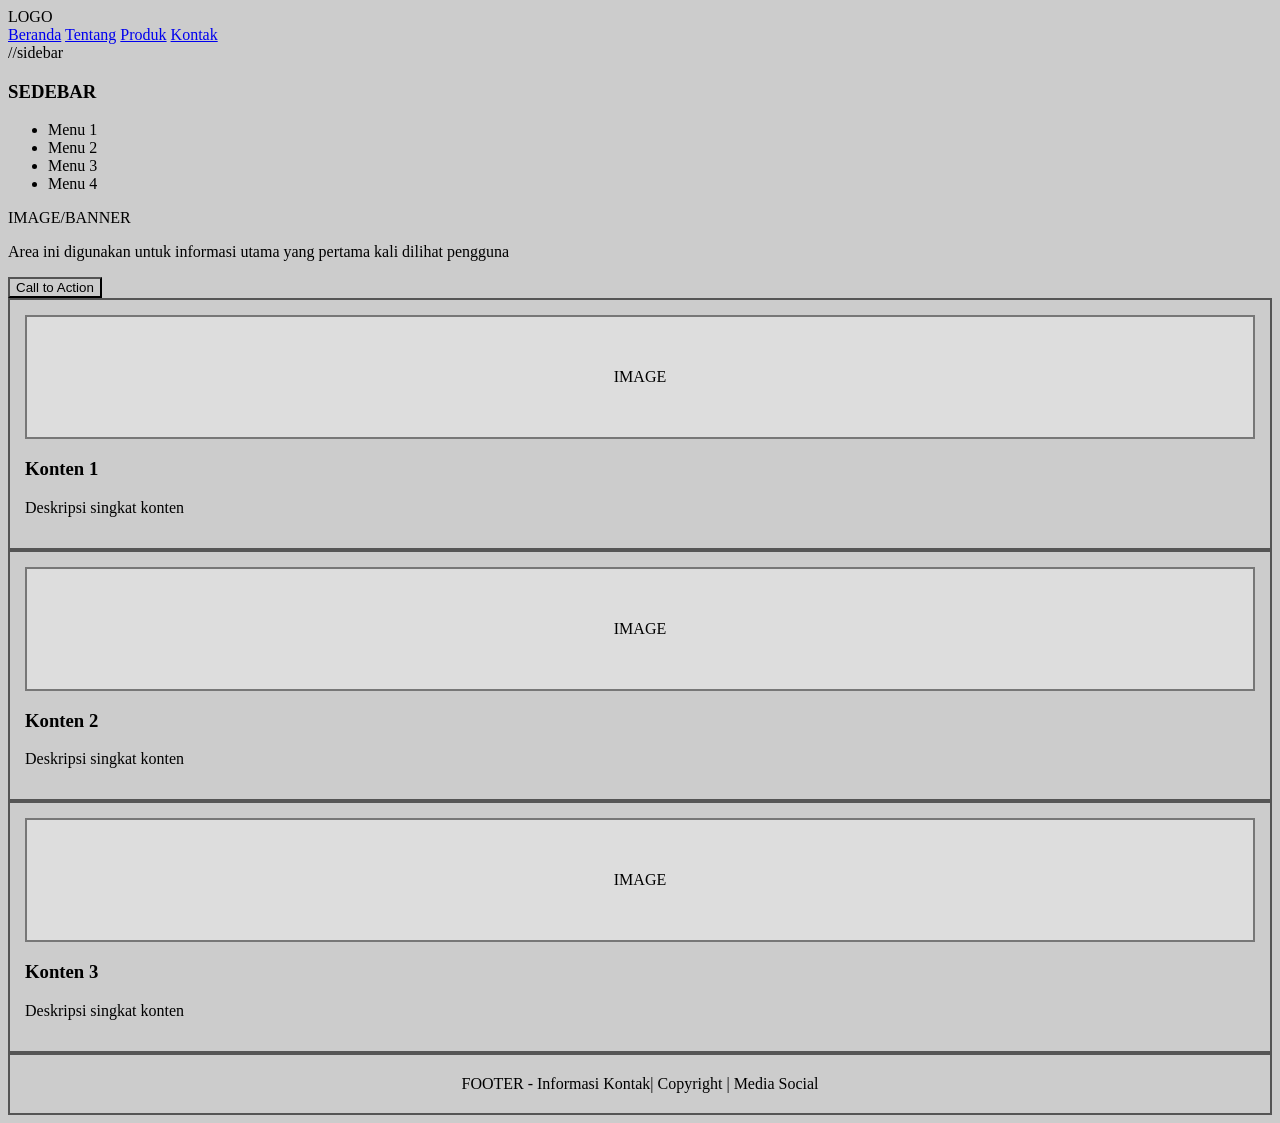
<file: Pertemuan5/contoh1/index.html>
<!DOCTYPE html>
<html lang="en">

<head>
    <meta charset="UTF-8">
    <meta name="viewport" content="width=device-width, initial-scale=1.0">
    <title>Low Fidelity Wireframe</title>
    <link rel="stylesheet" href="css/style.css">
</head>

<body>

    <header class="header">
        <div class="header">
            <div class="logo">
                LOGO
            </div>
        </div>
    </header>

    <nav class="navbar">
        <a href="#">Beranda</a>
        <a href="#">Tentang</a>
        <a href="#">Produk</a>
        <a href="#">Kontak</a>
    </nav>

    <main class="layout">
        //sidebar
        <aside class="sidebar">
            <h3>SEDEBAR</h3>
            <ul>
                <li>Menu 1</li>
                <li>Menu 2</li>
                <li>Menu 3</li>
                <li>Menu 4</li>
            </ul>
        </aside>

        <section class="content">
            <div class="hero">
                <div class="image-placeholder">
                    IMAGE/BANNER
                </div>
                <p>
                    Area ini digunakan untuk informasi utama yang pertama kali dilihat pengguna
                </p>
                <button>
                    Call to Action
                </button>

                <div class="card-constrainer">
                    <div class="card">
                        <div class="gambar-card">
                            IMAGE
                        </div>
                        <h3>Konten 1</h3>
                        <p>Deskripsi singkat konten</p>
                    </div>
                    <div class="card">
                        <div class="gambar-card">
                            IMAGE
                        </div>
                        <H3>Konten 2</H3>
                        <p>Deskripsi singkat konten</p>
                    </div>
                    <div class="card">
                        <div class="gambar-card">
                            IMAGE
                        </div>
                        <H3>Konten 3</H3>
                        <p>Deskripsi singkat konten</p>
                    </div>
                </div>
            </div>
        </section>
    </main>

    <footer class="footer">
        FOOTER - Informasi Kontak| Copyright | Media Social
    </footer>
</body>

</html>
</file>
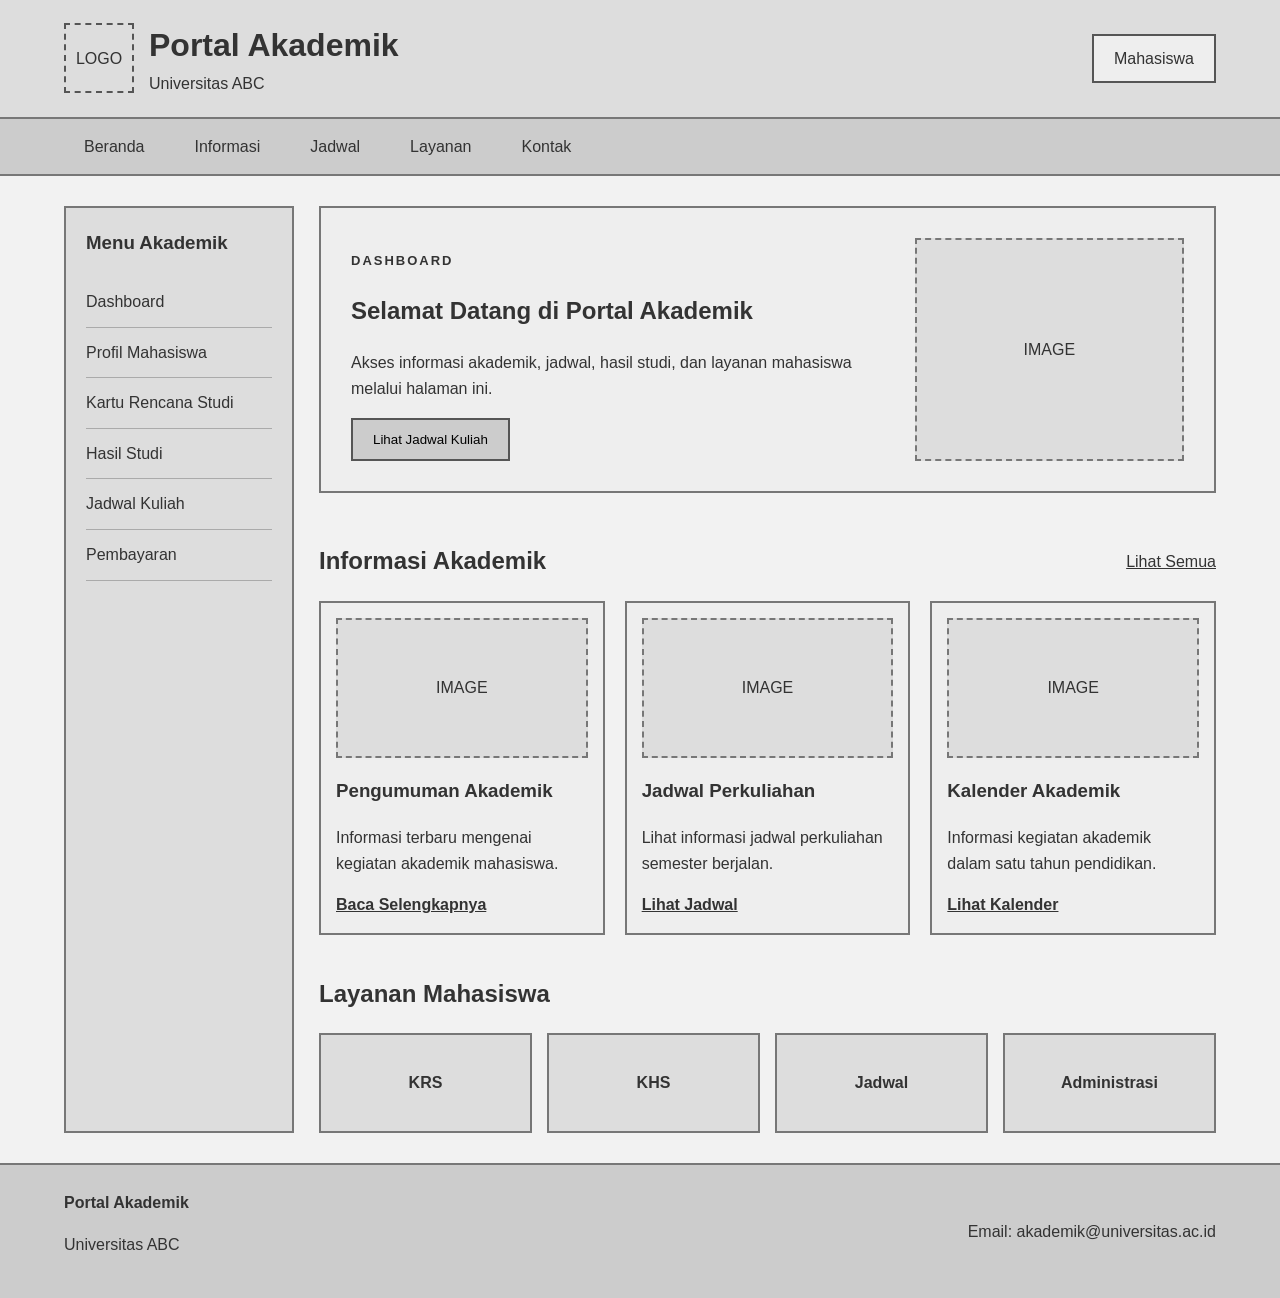
<file: Pertemuan5/contoh2/index.html>
<!DOCTYPE html>
<html lang="id">

<head>
    <meta charset="UTF-8">
    <meta name="viewport" content="width=device-width, initial-scale=1.0">
    <title>Wireframe Portal Akademik</title>
    <link rel="stylesheet" href="css/style.css">
</head>

<body>
    <!-- Header -->
    <header>
        <div class="container header-wrapper">
            <div class="brand">
                <div class="logo-placeholder">
                    LOGO
                </div>
                <div>
                    <h1>Portal Akademik</h1>
                    <p>Universitas ABC</p>
                </div>
            </div>
            <div class="profile">
                Mahasiswa
            </div>
        </div>
    </header>

    <!-- Navigation -->
    <nav>
        <div class="container nav-wrapper">
            <a href="#beranda">Beranda</a>
            <a href="#informasi">Informasi</a>
            <a href="#jadwal">Jadwal</a>
            <a href="#layanan">Layanan</a>
            <a href="#kontak">Kontak</a>
        </div>
    </nav>

    <!-- Main -->
    <main class="container main-layout">
        <!-- Sidebar -->
        <aside class="sidebar">
            <h3>Menu Akademik</h3>
            <a href="#">Dashboard</a>
            <a href="#">Profil Mahasiswa</a>
            <a href="#">Kartu Rencana Studi</a>
            <a href="#">Hasil Studi</a>
            <a href="#">Jadwal Kuliah</a>
            <a href="#">Pembayaran</a>
        </aside>

        <!-- Main Content -->
        <section class="content">
            <!-- Hero -->
            <section id="beranda" class="hero">
                <div class="hero-text">
                    <p class="label">
                        DASHBOARD
                    </p>
                    <h2>
                        Selamat Datang di Portal Akademik
                    </h2>
                    <p>
                        Akses informasi akademik, jadwal,
                        hasil studi, dan layanan mahasiswa
                        melalui halaman ini.
                    </p>
                    <button>
                        Lihat Jadwal Kuliah
                    </button>
                </div>
                <div class="hero-image">
                    IMAGE
                </div>
            </section>

            <!-- Informasi -->
            <section id="informasi">
                <div class="section-title">
                    <h2>Informasi Akademik</h2>
                    <a href="#">
                        Lihat Semua
                    </a>
                </div>
                <div class="card-grid">
                    <article class="card">
                        <div class="card-image">
                            IMAGE
                        </div>
                        <h3>Pengumuman Akademik</h3>
                        <p>
                            Informasi terbaru mengenai
                            kegiatan akademik mahasiswa.
                        </p>
                        <a href="#">
                            Baca Selengkapnya
                        </a>
                    </article>
                    <article class="card">
                        <div class="card-image">
                            IMAGE
                        </div>
                        <h3>Jadwal Perkuliahan</h3>
                        <p>
                            Lihat informasi jadwal
                            perkuliahan semester berjalan.
                        </p>
                        <a href="#">
                            Lihat Jadwal
                        </a>
                    </article>
                    <article class="card">
                        <div class="card-image">
                            IMAGE
                        </div>
                        <h3>Kalender Akademik</h3>
                        <p>
                            Informasi kegiatan akademik
                            dalam satu tahun pendidikan.
                        </p>
                        <a href="#">
                            Lihat Kalender
                        </a>
                    </article>
                </div>
            </section>

            <!-- Layanan -->
            <section id="layanan" class="layanan">
                <h2>Layanan Mahasiswa</h2>
                <div class="layanan-grid">
                    <div class="layanan-item">
                        KRS
                    </div>
                    <div class="layanan-item">
                        KHS
                    </div>
                    <div class="layanan-item">
                        Jadwal
                    </div>
                    <div class="layanan-item">
                        Administrasi
                    </div>
                </div>
            </section>
        </section>
    </main>

    <!-- Footer -->
    <footer id="kontak">
        <div class="container footer-wrapper">
            <div>
                <strong>Portal Akademik</strong>
                <p>
                    Universitas ABC
                </p>
            </div>
            <div>
                Email: akademik@universitas.ac.id
            </div>
        </div>
    </footer>
</body>

</html>
</file>
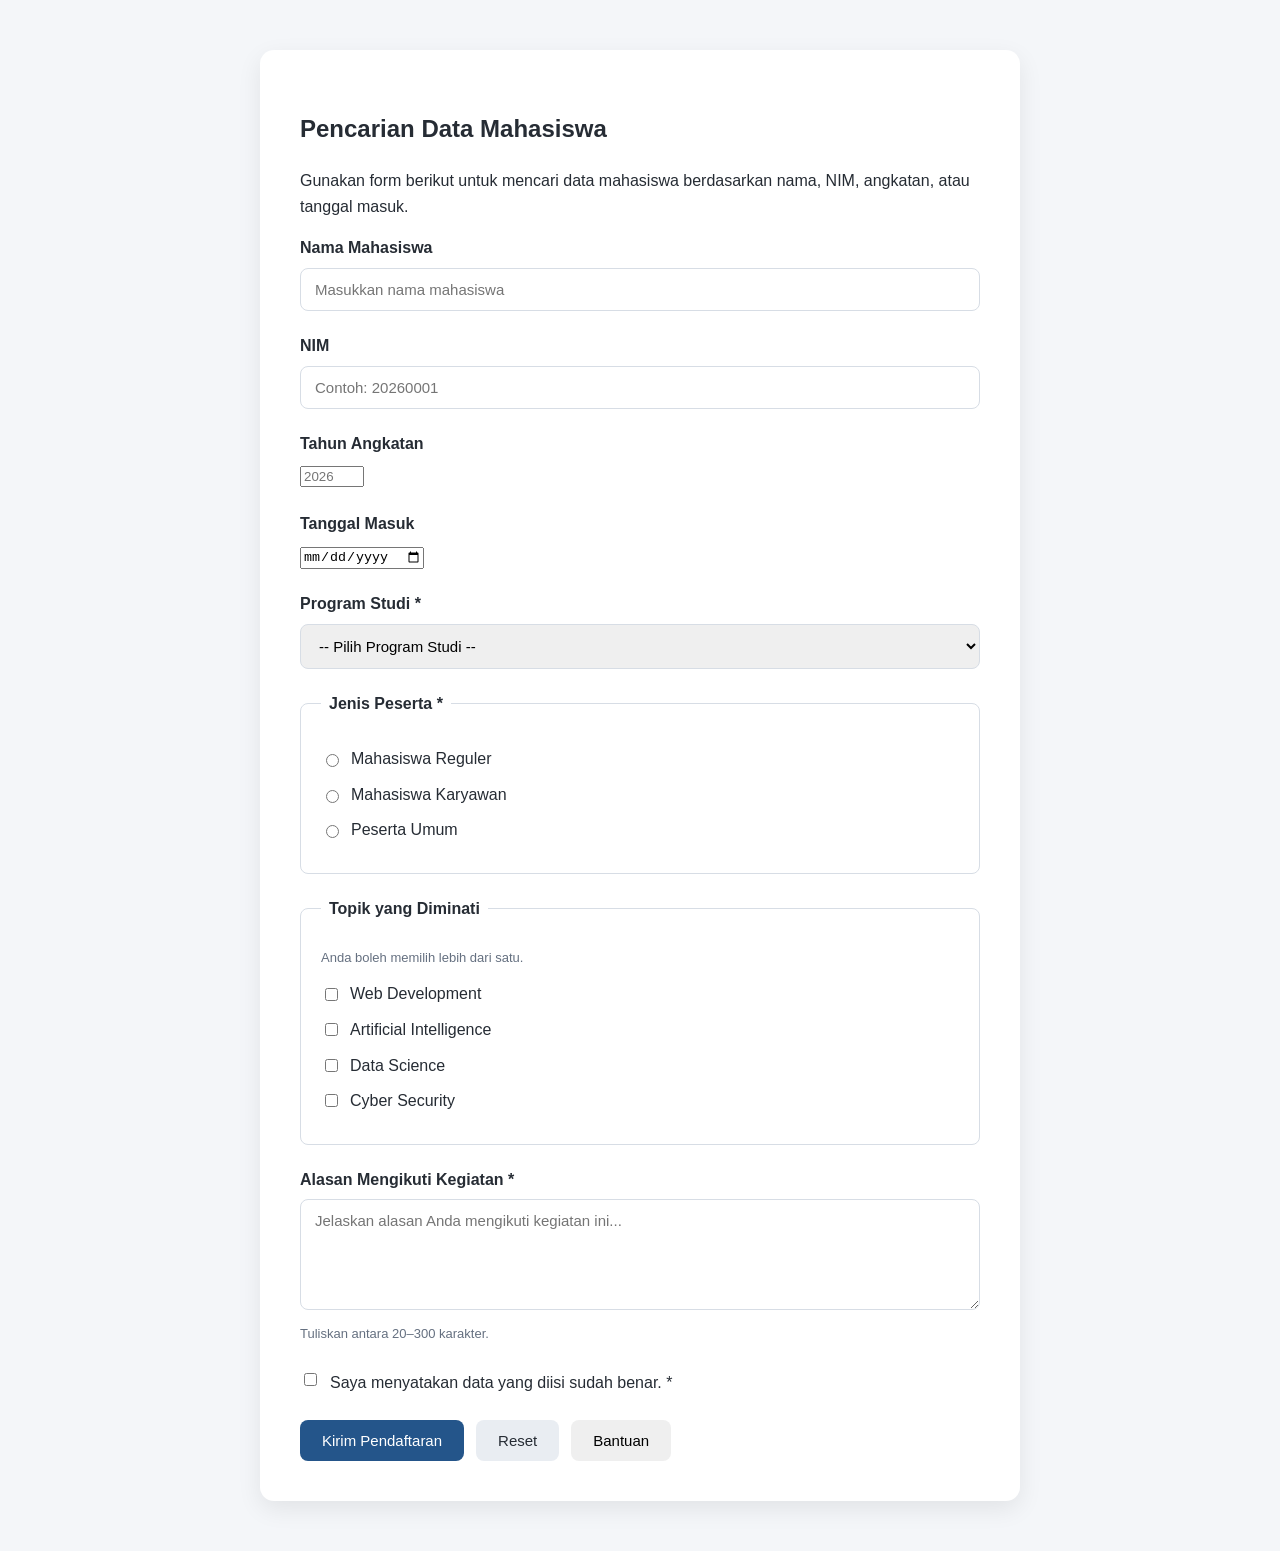
<file: Pertemuan8/contoh1/index.html>
<!DOCTYPE html>
<html lang="id">

<head>
    <meta charset="UTF-8">
    <meta name="viewport" content="width=device-width, initial-scale=1.0">
    <title>Form Pencarian Mahasiswa</title>
    <link rel="stylesheet" href="css/style.css">
</head>

<body>
    <main class="container">
        <section class="form-card">
            <h1>Pencarian Data Mahasiswa</h1>                                                              
            <p class="description">
                Gunakan form berikut untuk mencari data mahasiswa berdasarkan nama, NIM, angkatan, atau tanggal masuk.
            </p>
            <!-- Method GET digunakan karena form ini digunakan untuk pencarian data. -->
            <form action="hasil-pencarian.html" method="get">

                <!-- Input Text: Nama -->
                <div class="form-group">
                    <label for="nama">Nama Mahasiswa</label>
                    <input type="text" id="nama" name="nama" placeholder="Masukkan nama mahasiswa">
                </div>

                <!-- Input Text: NIM -->
                <div class="form-group">
                    <label for="nim">NIM</label>
                    <input type="text" id="nim" name="nim" placeholder="Contoh: 20260001">
                </div>

                <!-- Input Number: Angkatan -->
                <div class="form-group">
                    <label for="angkatan">Tahun Angkatan</label>
                    <input type="number" id="angkatan" name="angkatan" min="2020" max="2030" placeholder="2026">
                </div>

                <!-- Input Date: Tanggal Masuk (Diperbaiki posisinya) -->
                <div class="form-group">
                    <label for="tanggal">Tanggal Masuk</label>
                    <input type="date" id="tanggal" name="tanggal">
                </div>

                <!-- Program Studi (Dropdown/Select) -->
                <div class="form-group">
                    <label for="program-studi">Program Studi *</label>
                    <select id="program-studi" name="program_studi" required>
                        <option value="">-- Pilih Program Studi --</option>
                        <option value="informatika">Teknik Informatika</option>
                        <option value="mesin">Teknik Mesin</option>
                        <option value="elektro">Teknik Elektro</option>
                        <option value="sipil">Teknik Sipil</option>
                    </select>
                </div>

                <!-- Radio Button: Jenis Peserta -->
                <fieldset>
                    <legend>Jenis Peserta *</legend>
                    <div class="option">
                        <input type="radio" id="reguler" name="jenis_peserta" value="reguler" required>
                        <label for="reguler">Mahasiswa Reguler</label>
                    </div>
                    <div class="option">
                        <input type="radio" id="karyawan" name="jenis_peserta" value="karyawan">
                        <label for="karyawan">Mahasiswa Karyawan</label>
                    </div>
                    <div class="option">
                        <input type="radio" id="umum" name="jenis_peserta" value="umum">
                        <label for="umum">Peserta Umum</label>
                    </div>
                </fieldset>

                <!-- Checkbox: Topik Minat -->
                <fieldset>
                    <legend>Topik yang Diminati</legend>
                    <p class="instruction">Anda boleh memilih lebih dari satu.</p>
                    <div class="option">
                        <input type="checkbox" id="web" name="minat[]" value="web">
                        <label for="web">Web Development</label>
                    </div>
                    <div class="option">
                        <input type="checkbox" id="ai" name="minat[]" value="ai">
                        <label for="ai">Artificial Intelligence</label>
                    </div>
                    <div class="option">
                        <input type="checkbox" id="data" name="minat[]" value="data">
                        <label for="data">Data Science</label>
                    </div>
                    <div class="option">
                        <input type="checkbox" id="cyber" name="minat[]" value="cyber">
                        <label for="cyber">Cyber Security</label>
                    </div>
                </fieldset>

                <!-- Textarea: Alasan -->
                <div class="form-group">
                    <label for="alasan">Alasan Mengikuti Kegiatan *</label>
                    <textarea id="alasan" name="alasan" rows="5" minlength="20" maxlength="300"
                        placeholder="Jelaskan alasan Anda mengikuti kegiatan ini..." required></textarea>
                    <small>Tuliskan antara 20–300 karakter.</small>
                </div>

                <!-- Checkbox: Persetujuan -->
                <div class="agreement">
                    <input type="checkbox" id="persetujuan" name="persetujuan" value="setuju" required>
                    <label for="persetujuan">Saya menyatakan data yang diisi sudah benar. *</label>
                </div>

                <!-- Tombol Aksi (Button Group) -->
                <div class="button-group">
                    <button type="submit" class="btn btn-primary">Kirim Pendaftaran</button>
                    <button type="reset" class="btn btn-secondary">Reset</button>
                    <button type="button" class="btn btn-neutral">Bantuan</button>
                </div>

            </form>
        </section>
    </main>
</body>

</html>
</file>
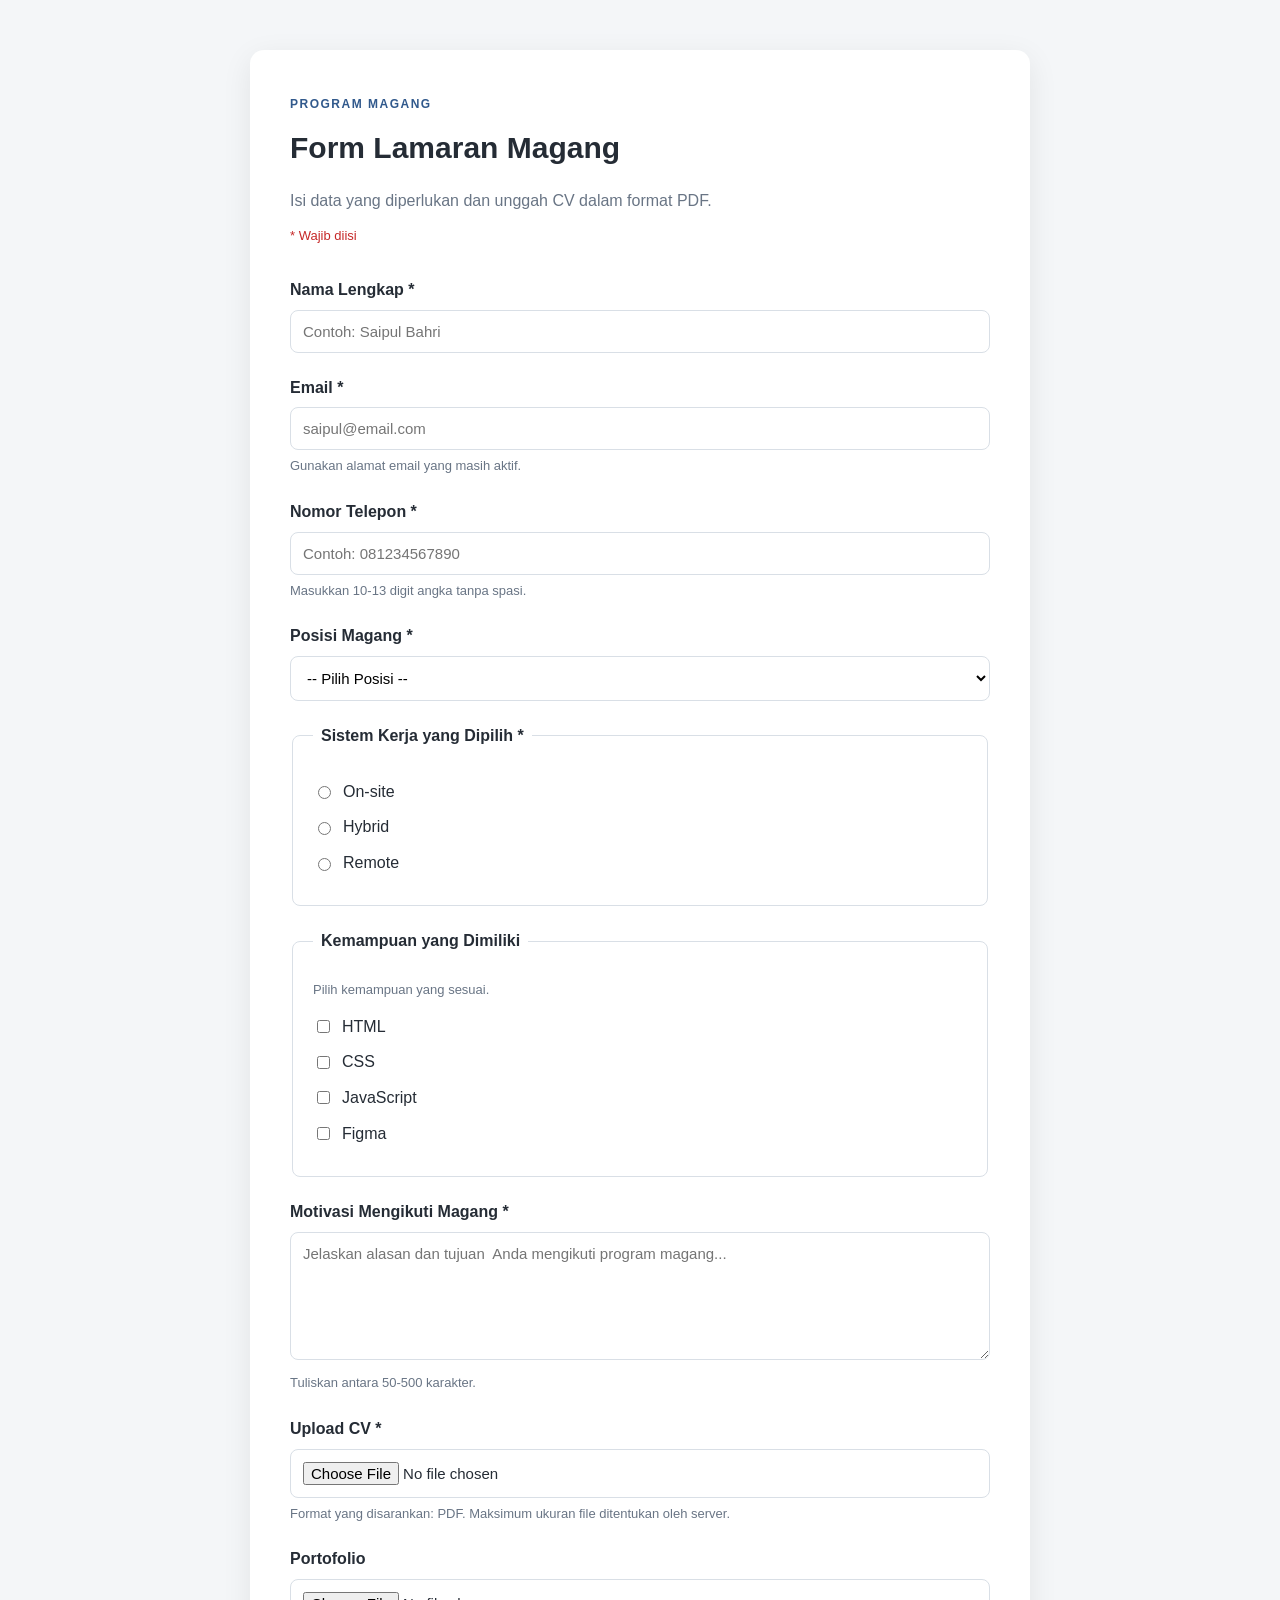
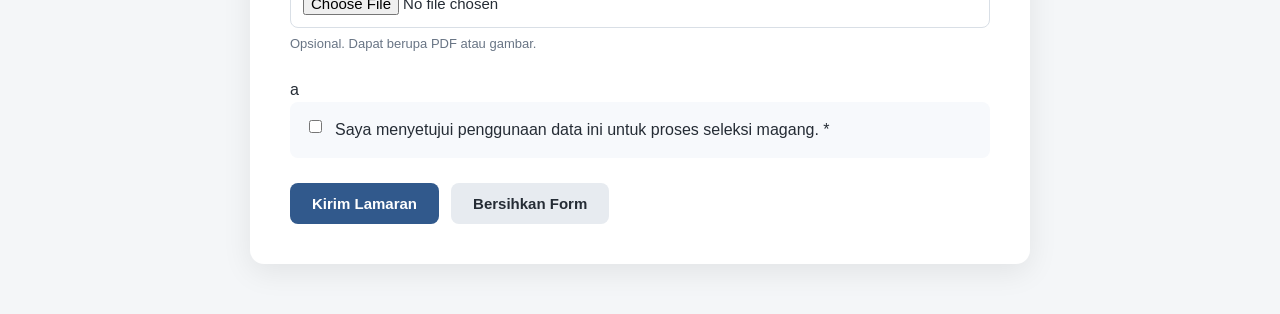
<file: Pertemuan8/contoh2/index.html>
<!DOCTYPE html>
<html lang="id">

<head>
    <meta charset="UTF-8">
    <meta name="viewport" content="width=device-width, initial-
scale=1.0">
    <title>Form Lamaran Magang</title>
    <link rel="stylesheet" href="css/style.css">
</head>

<body>
    <main class="container">
        <section class="form-card">
            <header class="form-header">
                <span class="label-top">
                    PROGRAM MAGANG
                </span>
                <h1>
                    Form Lamaran Magang
                </h1>
                <p>
                    Isi data yang diperlukan dan
                    unggah CV
                    dalam format PDF.
                </p>
                <p class="required-info">
                    * Wajib diisi
                </p>
            </header>
            <!--
enctype multipart/form-data
dibutuhkan untuk pengiriman file.
-->
            <form action="/proses-lamaran" method="post" enctype="multipart/form-data">
                <!-- Nama -->
                <div class="form-group">
                    <label for="nama">
                        Nama Lengkap *
                    </label>
                    <input type="text" id="nama" name="nama" minlength="3" maxlength="60"
                        placeholder="Contoh: Saipul Bahri" required>
                </div>
                <!-- Email -->
                <div class="form-group">
                    <label for="email">
                        Email *
                    </label>
                    <input type="email" id="email" name="email" placeholder="saipul@email.com" required>
                    <small>
                        Gunakan alamat email yang
                        masih aktif.
                    </small>
                </div>
                <!-- Nomor HP -->
                <div class="form-group">
                    <label for="telepon">
                        Nomor Telepon *
                    </label>
                    <input type="text" id="telepon" name="telepon" pattern="[0-9]{10,13}" minlength="10" maxlength="13"
                        placeholder="Contoh: 081234567890" required>
                    <small>
                        Masukkan 10-13 digit angka
                        tanpa spasi.
                    </small>
                </div>
                <!-- Posisi -->
                <div class="form-group">
                    <label for="posisi">
                        Posisi Magang *
                    </label>
                    <select id="posisi" name="posisi" required>
                        <option value="">
                            -- Pilih Posisi --
                        </option>
                        <option value="frontend">
                            Front-End Developer
                        </option>
                        <option value="backend">
                            Back-End Developer
                        </option>
                        <option value="uiux">
                            UI/UX Designer
                        </option>
                        <option value="data">
                            Data Analyst
                        </option>
                    </select>
                </div>
                <!-- Radio -->
                <fieldset>
                    <legend>
                        Sistem Kerja yang Dipilih *
                    </legend>
                    <div class="option">
                        <input type="radio" id="onsite" name="sistem_kerja" value="onsite" required>
                        <label for="onsite">

                            On-site
                        </label>
                    </div>
                    <div class="option">
                        <input type="radio" id="hybrid" name="sistem_kerja" value="hybrid">
                        <label for="hybrid">
                            Hybrid
                        </label>
                    </div>
                    <div class="option">
                        <input type="radio" id="remote" name="sistem_kerja" value="remote">
                        <label for="remote">
                            Remote
                        </label>
                    </div>
                </fieldset>
                <!-- Kemampuan -->
                <fieldset>
                    <legend>
                        Kemampuan yang Dimiliki
                    </legend>
                    <p class="instruction">
                        Pilih kemampuan yang sesuai.
                    </p>
                    <div class="option">
                        <input type="checkbox" id="html" name="keahlian[]" value="html">
                        <label for="html">
                            HTML
                        </label>
                    </div>
                    <div class="option">
                        <input type="checkbox" id="css" name="keahlian[]" value="css">
                        <label for="css">
                            CSS
                        </label>
                    </div>
                    <div class="option">
                        <input type="checkbox" id="javascript" name="keahlian[]" value="javascript">
                        <label for="javascript">
                            JavaScript
                        </label>
                    </div>
                    <div class="option">
                        <input type="checkbox" id="figma" name="keahlian[]" value="figma">
                        <label for="figma">
                            Figma
                        </label>
                    </div>
                </fieldset>
                <!-- Textarea -->
                <div class="form-group">
                    <label for="motivasi">
                        Motivasi Mengikuti Magang *
                    </label>
                    <textarea id="motivasi" name="motivasi" rows="6" minlength="50" maxlength="500"
                        placeholder="Jelaskan alasan dan tujuan  Anda mengikuti program magang..." required></textarea>
                    <small>
                        Tuliskan antara 50-500 karakter.
                    </small>
                </div>
                <!-- Upload CV -->
                <div class="form-group">
                    <label for="cv">
                        Upload CV *
                    </label>
                    <input type="file" id="cv" name="cv" accept=".pdf,application/pdf" required>
                    <small>
                        Format yang disarankan: PDF.
                        Maksimum ukuran file ditentukan oleh
                        server.
                    </small>
                </div>
                <!-- Upload Portofolio -->
                <div class="form-group">
                    <label for="portofolio">
                        Portofolio
                    </label>
                    <input type="file" id="portofolio" name="portofolio" accept=".pdf,.jpg,.jpeg,.png">
                    <small>
                        Opsional. Dapat berupa PDF atau
                        gambar.
                    </small>
                </div>
                <!-- Persetujuan -->a
                <div class="agreement">
                    <input type="checkbox" id="persetujuan" name="persetujuan" value="setuju" required>
                    <label for="persetujuan">
                        Saya menyetujui penggunaan data ini
                        untuk proses seleksi magang. *
                    </label>
                </div>
                <!-- Tombol -->
                <div class="button-group">
                    <button type="submit" class="btn btn-primary">
                        Kirim Lamaran
                    </button>
                    <button type="reset" class="btn btn-secondary">
                        Bersihkan Form
                    </button>
                </div>
            </form>
        </section>
    </main>
</body>

</html>
</file>
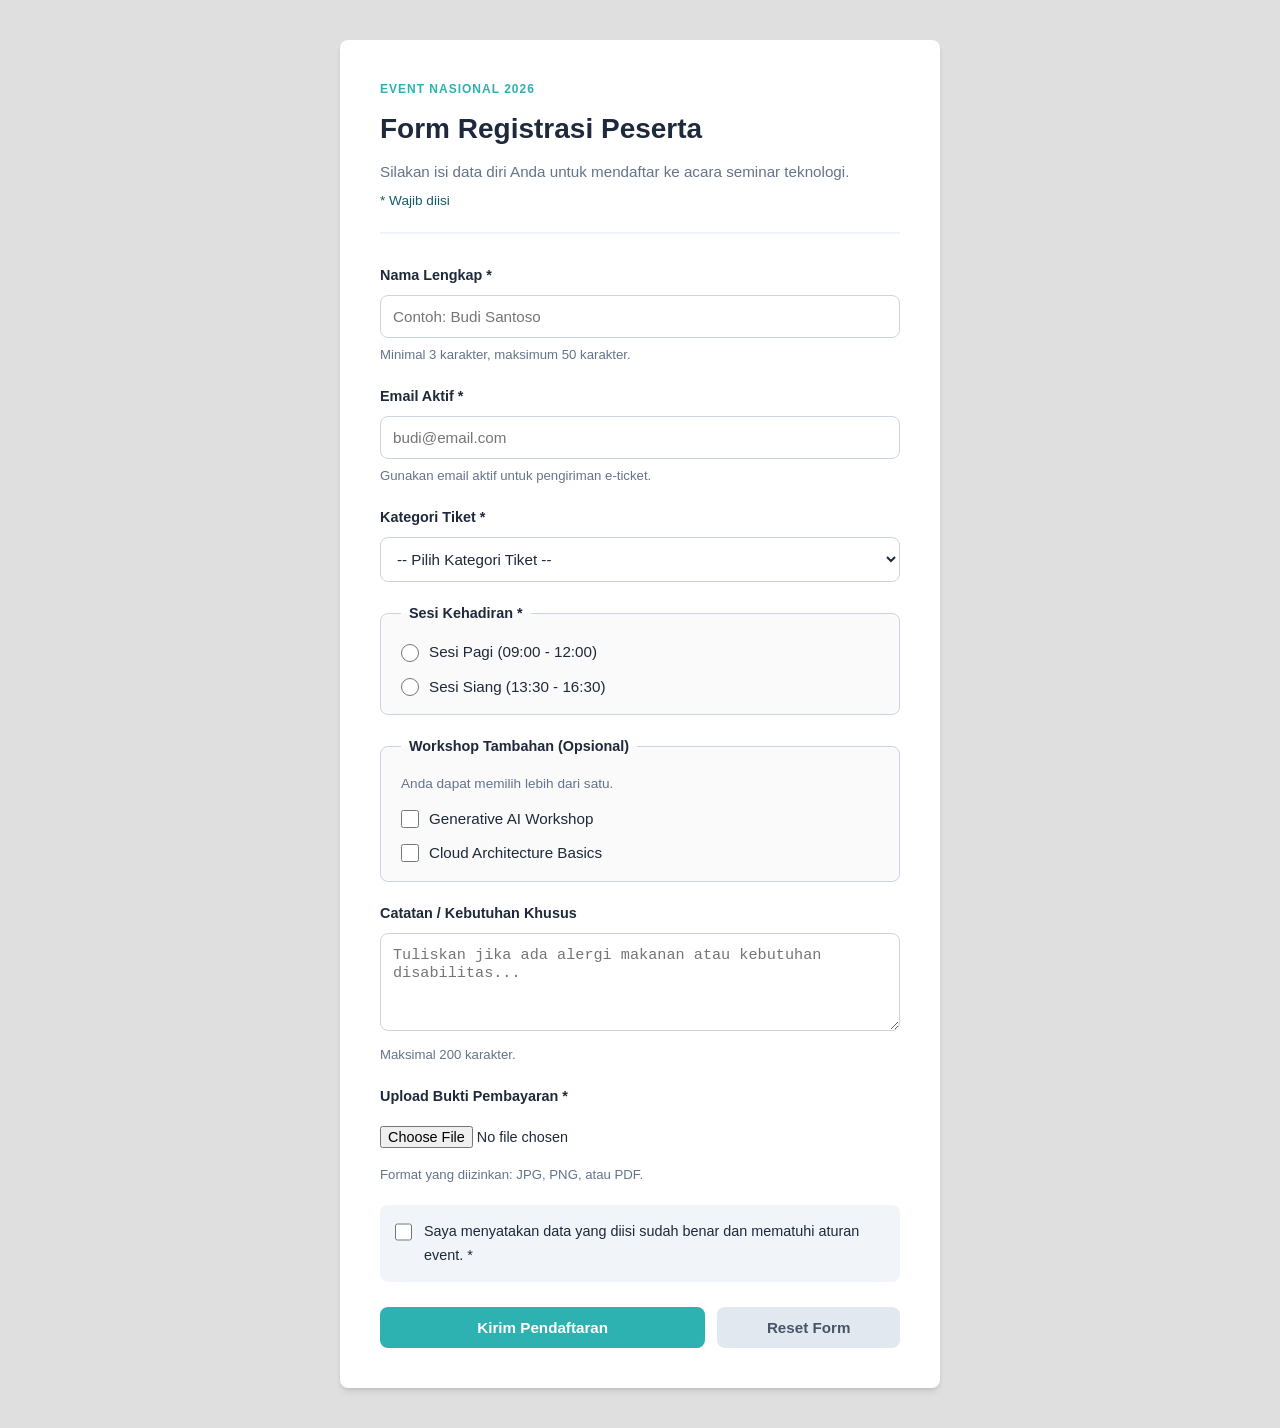
<file: Pertemuan8/Tugas/index.html>
<!DOCTYPE html>
<html lang="id">
<head>
    <meta charset="UTF-8">
    <meta name="viewport" content="width=device-width, initial-scale=1.0">
    <title>Form Registrasi Event</title>
    <link rel="stylesheet" href="css/style.css">
</head>
<body>
    <main class="container">
        <section class="form-card">
            <header class="form-header">
                <span class="label-top">EVENT NASIONAL 2026</span>
                <h1>Form Registrasi Peserta</h1>
                <p>Silakan isi data diri Anda untuk mendaftar ke acara seminar teknologi.</p>
                <p class="required-info">* Wajib diisi</p>
            </header>

            <!-- enctype multipart/form-data wajib ada karena form memuat file upload -->
            <form action="/proses-registrasi" method="post" enctype="multipart/form-data">
                
                <!-- Nama Lengkap (Aturan Validasi 1) -->
                <div class="form-group">
                    <label for="nama">Nama Lengkap *</label>
                    <input type="text" id="nama" name="nama" minlength="3" maxlength="50" placeholder="Contoh: Budi Santoso" required>
                    <small>Minimal 3 karakter, maksimum 50 karakter.</small>
                </div>

                <!-- Email (Aturan Validasi 2) -->
                <div class="form-group">
                    <label for="email">Email Aktif *</label>
                    <input type="email" id="email" name="email" placeholder="budi@email.com" required>
                    <small>Gunakan email aktif untuk pengiriman e-ticket.</small>
                </div>

                <!-- Select Dropdown - Kategori Tiket (Aturan Validasi 3) -->
                <div class="form-group">
                    <label for="kategori">Kategori Tiket *</label>
                    <select id="kategori" name="kategori" required>
                        <option value="">-- Pilih Kategori Tiket --</option>
                        <option value="student">Student (Pelajar/Mahasiswa)</option>
                        <option value="regular">Regular Professional</option>
                        <option value="vip">VIP Access</option>
                    </select>
                </div>

                <!-- Radio Button - Sesi Kehadiran -->
                <fieldset>
                    <legend>Sesi Kehadiran *</legend>
                    <div class="option">
                        <input type="radio" id="sesi1" name="sesi_kehadiran" value="pagi" required>
                        <label for="sesi1">Sesi Pagi (09:00 - 12:00)</label>
                    </div>
                    <div class="option">
                        <input type="radio" id="sesi2" name="sesi_kehadiran" value="siang">
                        <label for="sesi2">Sesi Siang (13:30 - 16:30)</label>
                    </div>
                </fieldset>

                <!-- Checkbox - Workshop Tambahan -->
                <fieldset>
                    <legend>Workshop Tambahan (Opsional)</legend>
                    <p class="instruction">Anda dapat memilih lebih dari satu.</p>
                    <div class="option">
                        <input type="checkbox" id="ws_ai" name="workshop[]" value="ai">
                        <label for="ws_ai">Generative AI Workshop</label>
                    </div>
                    <div class="option">
                        <input type="checkbox" id="ws_cloud" name="workshop[]" value="cloud">
                        <label for="ws_cloud">Cloud Architecture Basics</label>
                    </div>
                </fieldset>

                <!-- Textarea - Alasan/Catatan -->
                <div class="form-group">
                    <label for="catatan">Catatan / Kebutuhan Khusus</label>
                    <textarea id="catatan" name="catatan" rows="4" maxlength="200" placeholder="Tuliskan jika ada alergi makanan atau kebutuhan disabilitas..."></textarea>
                    <small>Maksimal 200 karakter.</small>
                </div>

                <!-- Upload File - Bukti Pembayaran (Aturan Validasi 4) -->
                <div class="form-group">
                    <label for="pembayaran">Upload Bukti Pembayaran *</label>
                    <input type="file" id="pembayaran" name="pembayaran" accept=".jpg, .jpeg, .png, .pdf" required>
                    <small>Format yang diizinkan: JPG, PNG, atau PDF.</small>
                </div>

                <!-- Checkbox Persetujuan -->
                <div class="agreement">
                    <input type="checkbox" id="persetujuan" name="persetujuan" value="setuju" required>
                    <label for="persetujuan">Saya menyatakan data yang diisi sudah benar dan mematuhi aturan event. *</label>
                </div>

                <!-- Tombol Navigasi Form -->
                <div class="button-group">
                    <button type="submit" class="btn btn-primary">Kirim Pendaftaran</button>
                    <button type="reset" class="btn btn-secondary">Reset Form</button>
                </div>
            </form>
        </section>
    </main>
</body>
</html>
</file>
<file: Pertemuan5/contoh1/css/style.css>
* {
    background-color: #cccccc;
    cursor: pointer;
}

.card-container {
    display: flex;
    gap: 20px;
    margin-top: 20px;
}
.card {
    flex: 1;
    border: 2px solid #555555;
    padding: 15px;
}
.gambar-card {
    height: 120px;
    border: 2px solid #777777;
    display: flex;
    justify-content: center;
    align-items: center;
    background-color: #dddddd;
}

.footer {
    text-align: center;
    padding: 20px;
    border: 2px solid #555555;
    background-color: #cccccc;
}

@media (max-width : 768px) {
    .layout {
        flex-direction: column;
    }
    .sidebar,
    .content{
        width: 100%;
    }
    .card-container{
        flex-direction: column;
    }
    .navbar {
        flex-wrap: wrap;
    }
}
</file>
<file: Pertemuan5/contoh2/css/style.css>
* {
    box-sizing: border-box;
}

body {
    margin: 0;
    font-family: Arial, sans-serif;
    background-color: #f2f2f2;
    color: #333333;
    line-height: 1.6;
}

.container {
    width: 90%;
    max-width: 1200px;
    margin: auto;
}

/* =========================
HEADER
   ========================= */
header {
    background-color: #dddddd;
    border-bottom: 2px solid #777777;
    padding: 20px 0;
}

.header-wrapper {
    display: flex;
    justify-content: space-between;
    align-items: center;
}

.brand {
    display: flex;
    align-items: center;
    gap: 15px;
}

.logo-placeholder {
    width: 70px;
    height: 70px;
    border: 2px dashed #555555;
    display: flex;
    align-items: center;
    justify-content: center;
}

.brand h1 {
    margin: 0;
}

.brand p {
    margin: 0;
}

.profile {
    padding: 10px 20px;
    border: 2px solid #555555;
    background-color: #eeeeee;
}

/* =========================
NAV
   ========================= */
nav {
    background-color: #cccccc;
    border-bottom: 2px solid #777777;
}

.nav-wrapper {
    display: flex;
    gap: 10px;
}

nav a {
    display: block;
    padding: 15px 20px;
    text-decoration: none;
    color: #333333;
}

nav a:hover {
    background-color: #aaaaaa;
}

/* =========================
MAIN LAYOUT
   ========================= */
.main-layout {
    display: grid;
    grid-template-columns: 230px 1fr;
    gap: 25px;
    margin-top: 30px;
    margin-bottom: 30px;
}

/* =========================
SIDEBAR
   ========================= */
.sidebar {
    background-color: #dddddd;
    border: 2px solid #777777;
    padding: 20px;
}

.sidebar h3 {
    margin-top: 0;
}

.sidebar a {
    display: block;
    color: #333333;
    text-decoration: none;
    border-bottom: 1px solid #aaaaaa;
    padding: 12px 0;
}

.sidebar a:hover {
    font-weight: bold;
}

/* =========================
CONTENT
   ========================= */
.content {
    min-width: 0;
}

/* =========================
HERO
   ========================= */
.hero {
    display: grid;
    grid-template-columns: 2fr 1fr;
    gap: 25px;
    padding: 30px;
    border: 2px solid #777777;
    background-color: #eeeeee;
    margin-bottom: 30px;
}

.hero-image {
    min-height: 220px;
    border: 2px dashed #777777;
    display: flex;
    align-items: center;
    justify-content: center;
    background-color: #dddddd;
}

.label {
    font-size: 13px;
    font-weight: bold;
    letter-spacing: 2px;
}

.hero button {
    padding: 12px 20px;
    border: 2px solid #555555;
    background-color: #cccccc;
    cursor: pointer;
}

/* =========================
SECTION TITLE
   ========================= */
.section-title {
    display: flex;
    justify-content: space-between;
    align-items: center;
}

.section-title a {
    color: #333333;
}

/* =========================
CARD
   ========================= */
.card-grid {
    display: grid;
    grid-template-columns: repeat(3, 1fr);
    gap: 20px;
}

.card {
    background-color: #eeeeee;
    border: 2px solid #777777;
    padding: 15px;
}

.card-image {
    height: 140px;
    background-color: #dddddd;
    border: 2px dashed #777777;
    display: flex;
    align-items: center;
    justify-content: center;
}

.card a {
    color: #333333;
    font-weight: bold;
}

/* =========================
LAYANAN
   ========================= */
.layanan {
    margin-top: 40px;
}

.layanan-grid {
    display: grid;
    grid-template-columns: repeat(4, 1fr);
    gap: 15px;
}

.layanan-item {
    min-height: 100px;
    border: 2px solid #777777;
    background-color: #dddddd;
    display: flex;
    align-items: center;
    justify-content: center;
    font-weight: bold;
}

/* =========================
FOOTER
   ========================= */
footer {
    background-color: #cccccc;
    border-top: 2px solid #777777;
    padding: 25px 0;
}

.footer-wrapper {
    display: flex;
    justify-content: space-between;
    align-items: center;
}

/* =========================
TABLET
   ========================= */
@media (max-width: 900px) {
    .main-layout {
        grid-template-columns: 1fr;
    }
    .sidebar {
        display: flex;
        flex-wrap: wrap;
        gap: 10px;
    }
    .sidebar h3 {
        width: 100%;
    }
    .sidebar a {
        border: 1px solid #777777;
        padding: 10px;
    }
    .card-grid {
        grid-template-columns: repeat(2, 1fr);
    }
    .layanan-grid {
        grid-template-columns: repeat(2, 1fr);
    }
}

/* =========================
SMARTPHONE
   ========================= */
@media (max-width: 600px) {
    .header-wrapper {
        flex-direction: column;
        align-items: flex-start;
        gap: 15px;
    }
    .nav-wrapper {
        flex-direction: column;
    }
    nav a {
        border-bottom: 1px solid #999999;
    }
    .hero {
        grid-template-columns: 1fr;
    }
    .hero-image {
        min-height: 160px;
    }
    .card-grid {
        grid-template-columns: 1fr;
    }
    .layanan-grid {
        grid-template-columns: 1fr;
    }
    .footer-wrapper {
        flex-direction: column;
        align-items: flex-start;
    }
}
</file>
<file: Pertemuan8/contoh1/css/style.css>
:root {
    --primary: #24558a;
    --primary-dark: #173b61;
    --background: #f4f6f9;
    --surface: #ffffff;
    --text: #262c34;
    --text-secondary: #657080;
    --border: #d7dde5;
    --radius: 8px;
}

* {
    box-sizing: border-box;
}

body {
    margin: 0;
    font-family: Arial, Helvetica, sans-serif;
    background-color: var(--background);
    color: var(--text);
    line-height: 1.6;
}

.container {
    width: 90%;
    max-width: 760px;
    margin: 50px auto;
}

.form-card {
    background-color: var(--surface);
    padding: 40px;
    border-radius: 14px;
    box-shadow:
        0 8px 25px rgba(0, 0, 0, 0.08);
}

.form-header {
    margin-bottom: 30px;
}

.label-top {
    color: var(--primary);
    font-size: 12px;
    font-weight: bold;
    letter-spacing: 1.5px;
}

.form-header h1 {
    margin: 8px 0;
    font-size: 30px;
}

.form-header p {
    color: var(--text-secondary);
    margin: 0;
}

.form-group {
    margin-bottom: 22px;
}

label {
    font-weight: bold;
}

.form-group label {
    display: block;
    margin-bottom: 7px;
}

input[type="text"],
select,
textarea {
    width: 100%;
    padding: 12px 14px;
    border: 1px solid var(--border);
    border-radius: var(--radius);
    font-family: inherit;
    font-size: 15px;
}

textarea {
    resize: vertical;
}

input:focus,
select:focus,
textarea:focus {
    outline:
        2px solid rgba(36, 85, 138, 0.20);
    border-color: var(--primary);
}

small,
.instruction {
    display: block;
    margin-top: 6px;
    color: var(--text-secondary);
    font-size: 13px;
}

fieldset {
    margin: 0 0 22px;
    padding: 20px;
    border: 1px solid var(--border);
    border-radius: var(--radius);
}

legend {
    padding: 0 8px;
    font-weight: bold;
}

.option {
    display: flex;
    align-items: center;
    gap: 9px;
    margin: 10px 0;
}

.option label {
    font-weight: normal;
}

.agreement {
    display: flex;
    align-items: flex-start;
    gap: 10px;
    margin: 25px 0;
}

.agreement label {
    font-weight: normal;
}

.button-group {
    display: flex;
    gap: 12px;
}

.btn {
    padding: 12px 22px;
    border: none;
    border-radius: var(--radius);
    font-size: 15px;
    cursor: pointer;
}

.btn-primary {
    background-color: var(--primary);
    color: white;
}

.btn-primary:hover {
    background-color: var(--primary-dark);
}

.btn-secondary {
    background-color: #e9edf2;
    color: var(--text);
}

@media (max-width: 600px) {
    .container {
        margin: 20px auto;
    }

    .form-card {
        padding: 24px;
    }

    .button-group {
        flex-direction: column;
    }

    .btn {
        width: 100%;
    }
}
</file>
<file: Pertemuan8/contoh2/css/style.css>
:root {
    --primary: #31598c;
    --primary-dark: #203f65;
    --background: #f4f6f8;
    --surface: #ffffff;
    --text: #252c35;
    --muted: #697585;
    --border: #d9dfe6;
    --danger: #c62828;
    --radius: 8px;
}

* {
    box-sizing: border-box;
}

body {
    margin: 0;
    font-family:
        Arial,
        Helvetica,
        sans-serif;
    background-color:
        var(--background);
    color:
        var(--text);
    line-height: 1.6;
}

.container {
    width: 90%;
    max-width: 780px;
    margin: 50px auto;
}

.form-card {
    background-color:
        var(--surface);
    padding: 40px;
    border-radius: 14px;
    box-shadow:
        0 8px 30px rgba(0, 0, 0, 0.08);
}

.form-header {
    margin-bottom: 30px;
}

.label-top {
    color:
        var(--primary);
    font-size: 12px;
    font-weight: bold;
    letter-spacing: 1.5px;
}

.form-header h1 {
    margin:
        8px 0 10px;
    font-size: 30px;
}

.form-header p {
    margin-bottom: 5px;
    color:
        var(--muted);
}

.required-info {
    color:
        var(--danger) !important;
    font-size: 13px;
}

.form-group {
    margin-bottom: 22px;
}

.form-group label {
    display: block;
    margin-bottom: 7px;
    font-weight: bold;
}

input[type="text"],
input[type="email"],
input[type="file"],
select,
textarea {
    width: 100%;
    padding: 12px;
    border:
        1px solid var(--border);
    border-radius:
        var(--radius);
    font-family: inherit;
    font-size: 15px;
    background-color: white;
}

textarea {
    resize: vertical;
}

input:focus,
select:focus,
textarea:focus {
    outline:
        2px solid rgba(49, 89, 140, 0.20);
    border-color:
        var(--primary);
}

small,
.instruction {
    display: block;
    margin-top: 6px;
    color:
        var(--muted);
    font-size: 13px;
}

fieldset {
    margin-bottom: 22px;
    padding: 20px;
    border:
        1px solid var(--border);
    border-radius:
        var(--radius);
}

legend {
    padding:
        0 8px;
    font-weight: bold;
}

.option {
    display: flex;
    align-items: center;
    gap: 9px;
    margin: 10px 0;
}

.option label {
    font-weight: normal;
}

.agreement {
    display: flex;
    align-items: flex-start;
    gap: 10px;
    padding: 15px;
    margin-bottom: 25px;
    background-color: #f7f9fc;
    border-radius:
        var(--radius);
}

.agreement label {
    font-weight: normal;
}

.button-group {
    display: flex;
    gap: 12px;
}

.btn {
    padding:
        12px 22px;
    border: none;
    border-radius:
        var(--radius);
    font-size: 15px;
    font-weight: bold;
    cursor: pointer;
}

.btn-primary {
    background-color: var(--primary);
    color: white;
}

.btn-primary:hover {
    background-color:
        var(--primary-dark);
}

.btn-secondary {
    background-color: #e7ebf0;
    color:
        var(--text);
}

@media (max-width: 600px) {
    .container {
        margin:
            20px auto;
    }

    .form-card {
        padding: 24px;
    }

    .button-group {
        flex-direction: column;
    }

    .btn {
        width: 100%;
    }
}
</file>
<file: Pertemuan8/Tugas/css/style.css>
/* --- Pengaturan Dasar & Variabel Warna --- */
:root {
    --primary-color: #2db1b1;
    --primary-hover: #195a63;
    --bg-color: #dfdfdf;
    --card-bg: #ffffff;
    --text-main: #1e293b;
    --text-muted: #64748b;
    --border-color: #cbd5e1;
    --border-focus: #2db1b1;
    --error-color: #125c69;
    --radius: 8px;
}

* {
    box-sizing: border-box;
    margin: 0;
    padding: 0;
}

body {
    font-family: 'Segoe UI', Tahoma, Geneva, Verdana, sans-serif;
    background-color: var(--bg-color);
    color: var(--text-main);
    line-height: 1.6;
    padding: 40px 20px;
}

/* --- Layout Kontainer Utama --- */
.container {
    max-width: 600px;
    margin: 0 auto;
}

.form-card {
    background-color: var(--card-bg);
    padding: 40px;
    border-radius: var(--radius);
    box-shadow: 0 4px 6px -1px rgba(0, 0, 0, 0.1), 0 2px 4px -2px rgba(0, 0, 0, 0.1);
}

/* --- Header Form --- */
.form-header {
    margin-bottom: 30px;
    border-bottom: 2px solid #f1f5f9;
    padding-bottom: 20px;
}

.label-top {
    font-size: 0.75rem;
    font-weight: 700;
    letter-spacing: 1px;
    color: var(--primary-color);
    text-transform: uppercase;
    display: block;
    margin-bottom: 8px;
}

.form-header h1 {
    font-size: 1.75rem;
    color: var(--text-main);
    margin-bottom: 8px;
}

.form-header p {
    color: var(--text-muted);
    font-size: 0.95rem;
}

.required-info {
    color: var(--error-color) !important;
    font-size: 0.85rem !important;
    margin-top: 6px;
}

/* --- Grup Form & Elemen Input --- */
.form-group {
    margin-bottom: 20px;
}

.form-group label {
    display: block;
    font-weight: 600;
    font-size: 0.9rem;
    margin-bottom: 8px;
    color: var(--text-main);
}

input[type="text"],
input[type="email"],
select,
textarea {
    width: 100%;
    padding: 12px;
    border: 1px solid var(--border-color);
    border-radius: var(--radius);
    font-size: 0.95rem;
    color: var(--text-main);
    background-color: #fff;
    transition: border-color 0.2s, box-shadow 0.2s;
}

input[type="text"]:focus,
input[type="email"]:focus,
select:focus,
textarea:focus {
    outline: none;
    border-color: var(--border-focus);
    box-shadow: 0 0 0 3px rgba(37, 99, 235, 0.15);
}

/* Keterangan kecil di bawah input */
.form-group small {
    display: block;
    margin-top: 6px;
    color: var(--text-muted);
    font-size: 0.825rem;
}

/* --- Fieldset untuk Radio & Checkbox Group --- */
fieldset {
    border: 1px solid var(--border-color);
    border-radius: var(--radius);
    padding: 15px 20px;
    margin-bottom: 20px;
    background-color: #fafafa;
}

legend {
    font-weight: 600;
    font-size: 0.9rem;
    padding: 0 8px;
    color: var(--text-main);
}

.instruction {
    font-size: 0.85rem;
    color: var(--text-muted);
    margin-bottom: 12px;
}

.option {
    display: flex;
    align-items: center;
    margin-bottom: 10px;
}

.option:last-child {
    margin-bottom: 0;
}

.option input[type="radio"],
.option input[type="checkbox"] {
    margin-right: 10px;
    width: 18px;
    height: 18px;
    accent-color: var(--primary-color);
    cursor: pointer;
}

.option label {
    font-size: 0.95rem;
    cursor: pointer;
    font-weight: normal;
}

/* --- File Upload Khusus --- */
input[type="file"] {
    padding: 10px 0;
    font-size: 0.9rem;
    cursor: pointer;
}

/* --- Persetujuan (Agreement Checkbox) --- */
.agreement {
    display: flex;
    align-items: flex-start;
    margin-bottom: 25px;
    background-color: #f1f5f9;
    padding: 15px;
    border-radius: var(--radius);
}

.agreement input[type="checkbox"] {
    margin-right: 12px;
    margin-top: 3px;
    width: 18px;
    height: 18px;
    accent-color: var(--primary-color);
    cursor: pointer;
}

.agreement label {
    font-size: 0.9rem;
    cursor: pointer;
    color: var(--text-main);
}

/* --- Tombol Aksi (Button Group) --- */
.button-group {
    display: flex;
    gap: 12px;
}

.btn {
    padding: 12px 20px;
    border: none;
    border-radius: var(--radius);
    font-size: 0.95rem;
    font-weight: 600;
    cursor: pointer;
    transition: background-color 0.2s, transform 0.1s;
}

.btn:active {
    transform: scale(0.98);
}

.btn-primary {
    background-color: var(--primary-color);
    color: white;
    flex: 2;
}

.btn-primary:hover {
    background-color: var(--primary-hover);
}

.btn-secondary {
    background-color: #e2e8f0;
    color: #475569;
    flex: 1;
}

.btn-secondary:hover {
    background-color: #cbd5e1;
}

/* --- Responsif untuk HP (Layar Kecil) --- */
@media (max-width: 480px) {
    body {
        padding: 10px;
    }

    .form-card {
        padding: 20px;
    }

    .button-group {
        flex-direction: column;
    }
}
</file>
